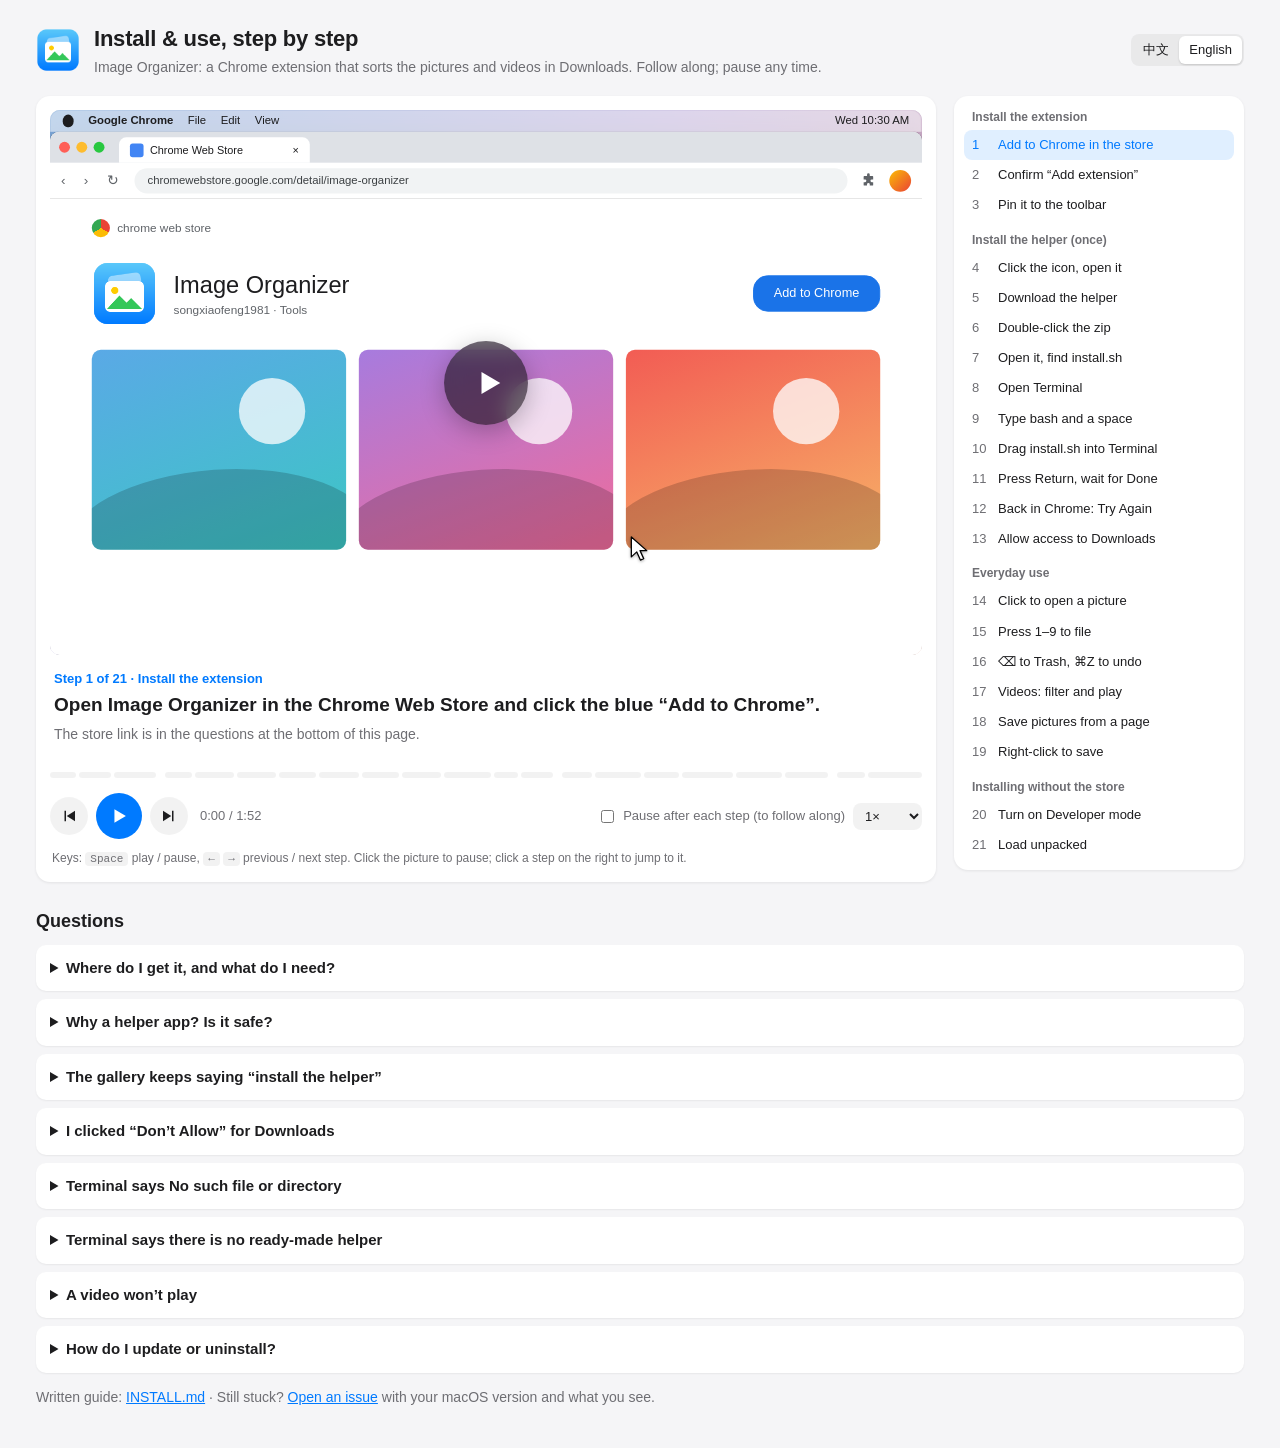
<file: docs/guide/index.html>
<!doctype html>
<html lang="zh-CN">
<head>
<meta charset="utf-8">
<meta name="viewport" content="width=device-width, initial-scale=1">
<title>图片整理 · 安装和使用演示</title>
<meta name="description" content="一步一步的动画演示：安装图片整理 Chrome 插件和 Mac 本机助手，以及日常怎么用。可以暂停、单步、调速。">
<link rel="icon" href="icon.png">
<link rel="stylesheet" href="guide.css">
</head>
<body>
<header class="top">
  <img src="icon.png" alt="" width="44" height="44">
  <div class="top-text">
    <h1 data-t="title"></h1>
    <p data-t="subtitle"></p>
  </div>
  <div class="lang" role="group" aria-label="Language">
    <button type="button" data-lang="zh">中文</button>
    <button type="button" data-lang="en">English</button>
  </div>
</header>

<main class="layout">
  <section class="player" aria-label="demo">
    <div class="stage-box" id="stageBox">
      <div class="stage" id="stage"></div>
      <button type="button" class="big-play" id="bigPlay" aria-label="Play"><svg viewBox="0 0 24 24"><path d="M7 4.6v14.8L19.5 12Z"/></svg></button>
    </div>
    <div class="caption">
      <div class="cap-num" id="capNum"></div>
      <div class="cap-text" id="capText"></div>
      <div class="cap-tip" id="capTip"></div>
    </div>
    <div class="bar" id="bar" role="slider" aria-label="progress" tabindex="0"></div>
    <div class="controls">
      <button type="button" class="ctl" id="prev" data-tt="prev"><svg viewBox="0 0 24 24"><path d="M6 5h2v14H6zM20 5v14L9 12z"/></svg></button>
      <button type="button" class="ctl main" id="play" data-tt="play"><svg viewBox="0 0 24 24" class="i-play"><path d="M7 4.6v14.8L19.5 12Z"/></svg><svg viewBox="0 0 24 24" class="i-pause"><path d="M6 5h4v14H6zM14 5h4v14h-4z"/></svg></button>
      <button type="button" class="ctl" id="next" data-tt="next"><svg viewBox="0 0 24 24"><path d="M16 5h2v14h-2zM4 5v14l11-7z"/></svg></button>
      <span class="time" id="time"></span>
      <span class="grow"></span>
      <label class="chk"><input type="checkbox" id="pauseEach"><span data-t="pauseEach"></span></label>
      <select id="speed" class="speed" aria-label="speed">
        <option value="0.75">0.75×</option>
        <option value="1" selected>1×</option>
        <option value="1.25">1.25×</option>
      </select>
    </div>
    <p class="keys" data-t="keys"></p>
  </section>
  <aside class="toc" id="toc" aria-label="steps"></aside>
</main>

<section class="faq">
  <h2 data-t="faqTitle"></h2>
  <div id="faq"></div>
  <p class="more" data-t="more"></p>
</section>

<script src="steps.js"></script>
<script src="steps2.js"></script>
<script src="player.js"></script>
</body>
</html>
</file>
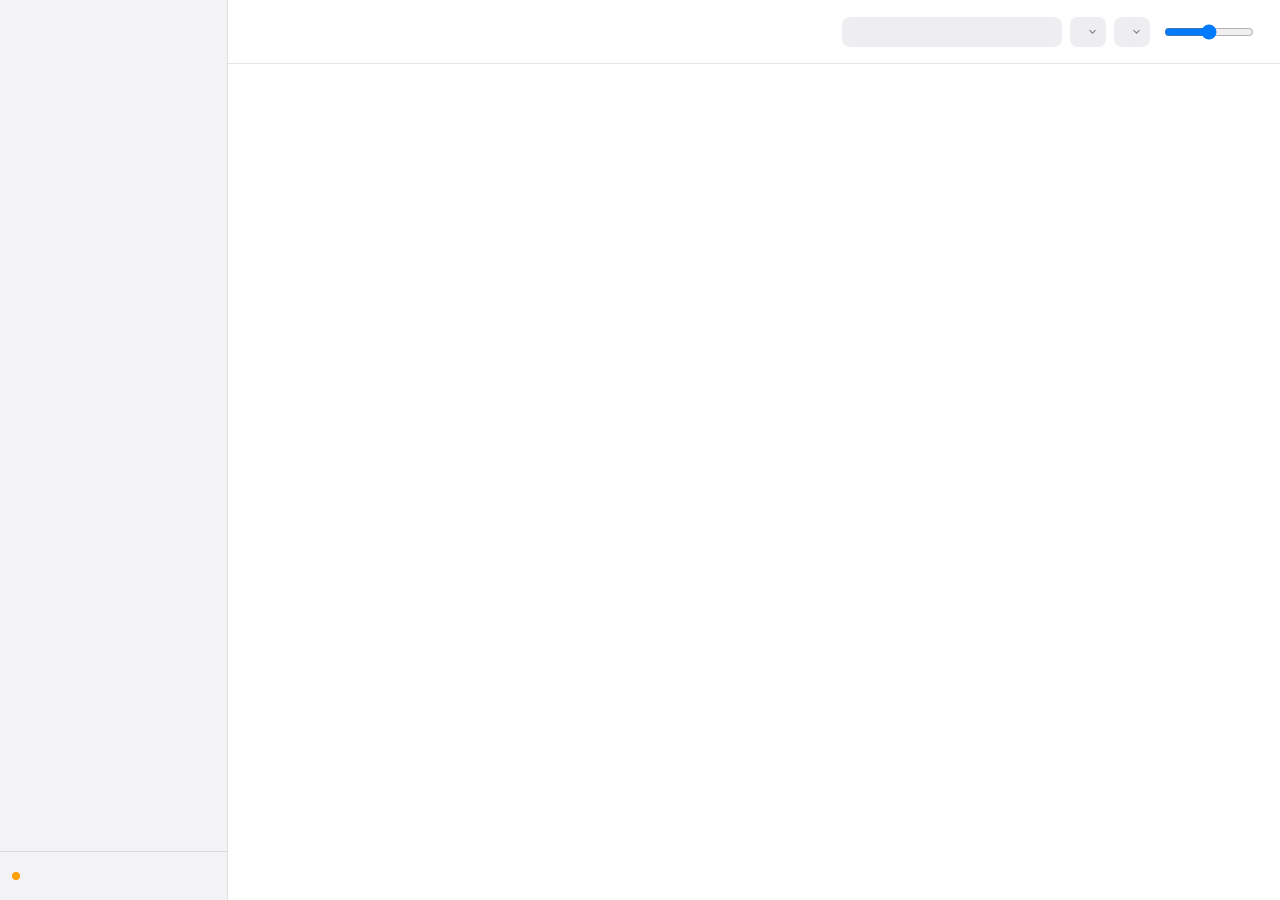
<file: extension/gallery.html>
<!doctype html>
<html lang="en">
<head>
  <meta charset="utf-8">
  <meta name="viewport" content="width=device-width, initial-scale=1">
  <meta name="color-scheme" content="light dark">
  <title>Image Organizer</title>
  <link rel="icon" href="icons/icon32.png">
  <link rel="stylesheet" href="gallery.css">
  <script type="module" src="js/main.js"></script>
</head>
<body>
  <div class="app">
    <aside class="sidebar" aria-label="Sidebar">
      <div class="side-top"></div>
      <nav id="sideNav" class="side-nav"></nav>
      <div class="side-footer">
        <span id="helperDot" class="helper-dot busy"></span>
        <span id="helperLabel" class="helper-label"></span>
        <span id="appVersion" class="app-version"></span>
        <button type="button" id="rescan" class="icon-button" data-i18n-title="rescan" data-i18n-label="rescan"><i data-icon="refresh"></i></button>
        <button type="button" id="shortcuts" class="icon-button" data-i18n-title="shortcuts" data-i18n-label="shortcuts"><i data-icon="keyboard"></i></button>
      </div>
    </aside>

    <main class="main">
      <header class="toolbar">
        <div class="toolbar-view">
          <button type="button" id="back" class="back-button" hidden data-i18n-label="back"><i data-icon="chevronLeft"></i></button>
          <div class="titles">
            <h1 id="viewTitle"></h1>
            <div id="viewSub" class="view-sub"></div>
          </div>
          <button type="button" id="toolAll" class="button small plain title-action" data-i18n="selection.all"></button>
          <div id="viewActions" class="view-actions"></div>
        </div>
        <div class="toolbar-tools">
          <label class="search"><i data-icon="search"></i><input id="search" type="search" autocomplete="off" spellcheck="false" data-i18n-placeholder="search"></label>
          <select id="kind" class="select" data-i18n-title="kind.title" data-i18n-label="kind.title">
            <option value="all" data-i18n="kind.all"></option>
            <option value="pictures" data-i18n="kind.pictures"></option>
            <option value="videos" data-i18n="kind.videos"></option>
          </select>
          <select id="sort" class="select">
            <option value="newest" data-i18n="sort.newest"></option>
            <option value="oldest" data-i18n="sort.oldest"></option>
            <option value="name" data-i18n="sort.name"></option>
            <option value="largest" data-i18n="sort.largest"></option>
          </select>
          <label class="zoom" data-i18n-title="thumbSize"><i data-icon="minus"></i><input id="size" type="range" min="100" max="360" step="10" data-i18n-label="thumbSize"><i data-icon="plus"></i></label>
        </div>
        <div class="selection-bar">
          <button type="button" id="selClear" class="button small" data-i18n="selection.clear"></button>
          <span id="selCount" class="sel-count"></span>
          <button type="button" id="selAll" class="button small plain" data-i18n="selection.all"></button>
          <span class="spacer"></span>
          <button type="button" id="selCategory" class="button small"><i data-icon="tag"></i><span data-i18n="selection.category"></span></button>
          <button type="button" id="selGroup" class="button small"><i data-icon="stack"></i><span data-i18n="selection.makeGroup"></span></button>
          <button type="button" id="selTrash" class="button small danger-text"><i data-icon="trash"></i><span data-i18n="trash"></span></button>
        </div>
      </header>
      <div id="scroller" class="scroller">
        <div id="status" class="status" hidden></div>
        <div id="empty" class="empty" hidden></div>
      </div>
    </main>
  </div>

  <div id="viewer" class="viewer" hidden role="dialog" aria-modal="true">
    <header class="v-bar">
      <button type="button" class="v-back" data-v="close" data-i18n-label="back"><i data-icon="chevronLeft"></i><span data-i18n="back"></span></button>
      <div class="v-title"><strong id="vName"></strong><span id="vMeta"></span></div>
      <div class="v-actions">
        <button type="button" class="v-cat" data-v="category"><span class="dot"></span><span class="label"></span><i data-icon="chevronDown"></i></button>
        <button type="button" class="icon-button" data-v="info" data-i18n-title="info.title" data-i18n-label="info.title"><i data-icon="info"></i></button>
        <button type="button" class="icon-button danger" data-v="trash" data-i18n-title="trash" data-i18n-label="trash"><i data-icon="trash"></i></button>
      </div>
    </header>
    <div class="v-body">
      <div class="v-main">
        <div id="vStage" class="v-stage"><img id="vImg" alt="" draggable="false"><video id="vVideo" hidden controls playsinline preload="metadata"></video></div>
        <button type="button" class="v-play" data-v="play" hidden data-i18n-title="viewer.play" data-i18n-label="viewer.play"><svg viewBox="0 0 24 24" aria-hidden="true"><path d="M7 4.6v14.8L19.5 12Z" fill="currentColor"/></svg></button>
        <p class="v-note" hidden data-i18n="viewer.cannotPlay"></p>
        <button type="button" class="v-nav prev" data-v="prev" aria-label="Previous"><span><i data-icon="chevronLeft"></i></span></button>
        <button type="button" class="v-nav next" data-v="next" aria-label="Next"><span><i data-icon="chevronRight"></i></span></button>
      </div>
      <aside id="vInfo" class="v-info"></aside>
    </div>
    <div id="vStrip" class="v-strip"></div>
  </div>

  <dialog id="nameDialog" class="sheet">
    <form method="dialog">
      <h3></h3>
      <input type="text" maxlength="80" autocomplete="off" required>
      <div class="sheet-actions">
        <button type="submit" value="cancel" class="button" formnovalidate data-i18n="cancel"></button>
        <button type="submit" value="ok" class="button primary" data-confirm></button>
      </div>
    </form>
  </dialog>

  <dialog id="libraryDialog" class="sheet library-sheet">
    <form method="dialog">
      <h3 data-i18n="library.title"></h3>
      <p class="sheet-text" data-i18n="library.body"></p>
      <div class="sheet-label" data-i18n="library.suggested"></div>
      <div id="librarySuggestions" class="library-suggestions"></div>
      <label class="sheet-label" for="libraryPath" data-i18n="library.path"></label>
      <div class="library-row">
        <input type="text" id="libraryPath" autocomplete="off" spellcheck="false" required>
        <button type="button" id="libraryChoose" class="button" data-i18n="library.choose"></button>
      </div>
      <p id="libraryCurrent" class="sheet-hint"></p>
      <p id="libraryError" class="sheet-error" hidden></p>
      <div class="sheet-actions">
        <button type="submit" value="cancel" class="button" formnovalidate data-i18n="cancel"></button>
        <button type="submit" value="ok" class="button primary" data-i18n="save"></button>
      </div>
    </form>
  </dialog>

  <dialog id="keysDialog" class="sheet keys-sheet">
    <form method="dialog">
      <h3 data-i18n="shortcuts"></h3>
      <div class="keys-columns">
        <section><h4 data-i18n="keys.gridTitle"></h4><div class="keys-list" data-keys="keys.grid"></div></section>
        <section><h4 data-i18n="keys.viewerTitle"></h4><div class="keys-list" data-keys="keys.viewer"></div></section>
      </div>
      <div class="sheet-actions"><button type="submit" class="button primary">OK</button></div>
    </form>
  </dialog>

  <div id="toast" class="toast" role="status" aria-live="polite"></div>
  <div id="dragGhost" class="drag-ghost"></div>
</body>
</html>
</file>
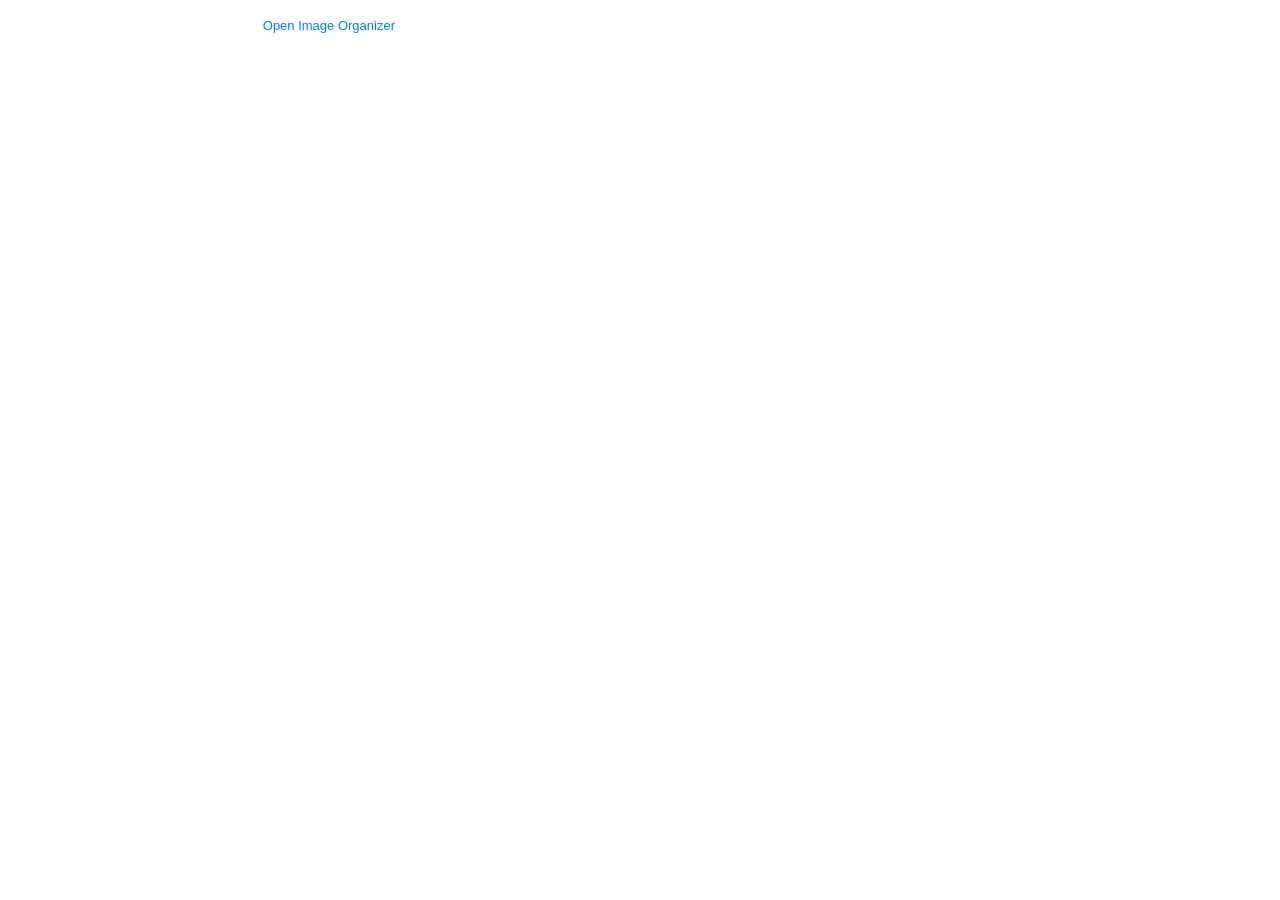
<file: extension/popup.html>
<!doctype html>
<html lang="en">
<head>
  <meta charset="utf-8">
  <meta name="color-scheme" content="light dark">
  <title>Image Organizer</title>
  <link rel="stylesheet" href="gallery.css">
  <link rel="stylesheet" href="popup.css">
  <script type="module" src="js/popup.js"></script>
</head>
<body class="popup">
  <header class="p-head">
    <div class="p-titles">
      <strong id="pTitle"></strong>
      <span id="pSub" class="view-sub"></span>
    </div>
    <button type="button" id="pOpen" class="button small plain" data-i18n="popup.openGallery"></button>
  </header>
  <section id="pVideos" class="p-videos" hidden></section>
  <div id="pTools" class="p-tools" hidden>
    <button type="button" id="pAll" class="button small plain" data-i18n="selection.all"></button>
    <label class="p-small"><input type="checkbox" id="pShowSmall"><span data-i18n="popup.showSmall"></span></label>
  </div>
  <main id="pGrid" class="p-grid"></main>
  <p id="pNote" class="p-note" hidden></p>
  <footer id="pFoot" class="p-foot" hidden>
    <select id="pCategory" class="select"></select>
    <button type="button" id="pDownloads" class="button" data-i18n="popup.saveDownloads" disabled></button>
    <button type="button" id="pSave" class="button primary" disabled></button>
  </footer>
</body>
</html>
</file>
<file: docs/guide/guide.css>
/* The guide page around the player, then the pretend Mac screen inside it (always light, like a screenshot).
   演示页面本身，以及里面模拟的 Mac 屏幕（始终是浅色，像截图一样）。 */
:root {
  --bg: #f5f5f7; --card: #fff; --text: #1d1d1f; --text-2: #6e6e73; --line: rgba(0,0,0,.1);
  --accent: #007aff; --accent-soft: rgba(0,122,255,.12); --fill: rgba(0,0,0,.05);
}
@media (prefers-color-scheme: dark) {
  :root:not([data-theme="light"]) {
    --bg: #161617; --card: #1f1f21; --text: #f5f5f7; --text-2: #a1a1a6; --line: rgba(255,255,255,.12);
    --accent: #0a84ff; --accent-soft: rgba(10,132,255,.2); --fill: rgba(255,255,255,.08);
  }
}
* { box-sizing: border-box; }
body { margin: 0; background: var(--bg); color: var(--text);
  font: 15px/1.5 -apple-system, BlinkMacSystemFont, "PingFang SC", "Helvetica Neue", sans-serif; }
button, select, input { font: inherit; color: inherit; }

.top { max-width: 1240px; margin: 0 auto; padding: 22px 16px 10px; display: flex; align-items: center; gap: 14px; }
.top img { border-radius: 10px; flex: none; }
.top-text { flex: 1; min-width: 0; }
.top h1 { margin: 0; font-size: 22px; letter-spacing: -.01em; }
.top p { margin: 2px 0 0; color: var(--text-2); font-size: 14px; }
.lang { display: flex; background: var(--fill); border-radius: 8px; padding: 2px; flex: none; }
.lang button { border: 0; background: none; padding: 4px 10px; border-radius: 6px; cursor: pointer; font-size: 13px; }
.lang button.on { background: var(--card); box-shadow: 0 1px 2px rgba(0,0,0,.15); }

.layout { max-width: 1240px; margin: 0 auto; padding: 8px 16px; display: grid; grid-template-columns: minmax(0, 1fr) 290px; gap: 18px; align-items: start; }
@media (max-width: 920px) { .layout { grid-template-columns: 1fr; } }

.player { background: var(--card); border-radius: 14px; padding: 14px; box-shadow: 0 1px 3px rgba(0,0,0,.08); min-width: 0; }
.stage-box { position: relative; width: 100%; aspect-ratio: 16 / 10; overflow: hidden; border-radius: 10px; background: #dfe3ea; cursor: pointer; }
.stage { position: absolute; left: 0; top: 0; width: 960px; height: 600px; transform-origin: 0 0; overflow: hidden; }
.big-play { position: absolute; left: 50%; top: 50%; width: 84px; height: 84px; margin: -42px 0 0 -42px; border: 0; border-radius: 50%;
  background: rgba(0,0,0,.55); color: #fff; display: grid; place-items: center; cursor: pointer;
  -webkit-backdrop-filter: blur(10px); backdrop-filter: blur(10px); box-shadow: 0 6px 24px rgba(0,0,0,.25); }
.big-play svg { width: 36px; height: 36px; margin-left: 6px; fill: currentColor; }
.big-play[hidden] { display: none; }

.caption { padding: 14px 4px 10px; min-height: 112px; }
.cap-num { color: var(--accent); font-size: 13px; font-weight: 600; }
.cap-text { font-size: 19px; font-weight: 600; line-height: 1.45; margin-top: 2px; }
.cap-tip { color: var(--text-2); font-size: 14px; margin-top: 6px; }
.cap-tip:empty { display: none; }

.bar { display: flex; gap: 3px; height: 16px; align-items: center; cursor: pointer; touch-action: none; }
.seg { position: relative; height: 6px; border-radius: 3px; background: var(--fill); flex: 1 1 0; overflow: hidden; }
.seg i { position: absolute; inset: 0 auto 0 0; background: var(--accent); border-radius: 3px; }
.seg.ch { margin-left: 6px; }
.bar:hover .seg { height: 8px; }

.controls { display: flex; align-items: center; gap: 8px; padding-top: 10px; flex-wrap: wrap; }
.ctl { width: 38px; height: 38px; border: 0; border-radius: 50%; background: var(--fill); display: grid; place-items: center; cursor: pointer; }
.ctl svg { width: 18px; height: 18px; fill: currentColor; }
.ctl.main { width: 46px; height: 46px; background: var(--accent); color: #fff; }
.ctl.main svg { width: 22px; height: 22px; }
.ctl .i-pause, .playing .ctl .i-play { display: none; }
.playing .ctl .i-pause { display: block; }
.time { font-variant-numeric: tabular-nums; color: var(--text-2); font-size: 13px; margin-left: 4px; }
.grow { flex: 1; }
.chk { display: flex; align-items: center; gap: 6px; font-size: 13px; color: var(--text-2); cursor: pointer; }
.chk input { accent-color: var(--accent); }
.speed { border: 0; background: var(--fill); border-radius: 8px; padding: 5px 8px; font-size: 13px; }
.keys { margin: 10px 2px 0; font-size: 12px; color: var(--text-2); }

.toc { background: var(--card); border-radius: 14px; padding: 10px; box-shadow: 0 1px 3px rgba(0,0,0,.08); }
.toc h3 { font-size: 12px; color: var(--text-2); margin: 10px 8px 4px; font-weight: 600; }
.toc h3:first-child { margin-top: 2px; }
.toc button { display: flex; gap: 8px; width: 100%; text-align: left; border: 0; background: none; padding: 6px 8px; border-radius: 8px; cursor: pointer; font-size: 13px; line-height: 1.4; }
.toc button b { color: var(--text-2); font-weight: 500; min-width: 18px; font-variant-numeric: tabular-nums; }
.toc button:hover { background: var(--fill); }
.toc button.on { background: var(--accent-soft); color: var(--accent); }
.toc button.on b { color: var(--accent); }
.toc button.done b { color: var(--accent); }

.faq { max-width: 1240px; margin: 10px auto 40px; padding: 0 16px; }
.faq h2 { font-size: 18px; margin: 18px 0 10px; }
.faq details { background: var(--card); border-radius: 10px; padding: 12px 14px; margin-bottom: 8px; box-shadow: 0 1px 2px rgba(0,0,0,.06); }
.faq summary { cursor: pointer; font-weight: 600; }
.faq details p { margin: 8px 0 0; color: var(--text-2); }
.faq code, .keys code { background: var(--fill); border-radius: 4px; padding: 1px 5px; font-size: .92em; }
.faq .more { color: var(--text-2); font-size: 14px; }
.faq a, .cap-tip a { color: var(--accent); }

/* ======================= the pretend Mac screen / 模拟的 Mac 屏幕 ======================= */
.stage { color: #1d1d1f; font: 13px/1.4 -apple-system, BlinkMacSystemFont, "PingFang SC", "Helvetica Neue", sans-serif;
  background: linear-gradient(135deg, #7aa7d9 0%, #b8a6d9 45%, #f0b7a4 100%); }
.hid { display: none !important; }
.menubar { position: absolute; left: 0; right: 0; top: 0; height: 24px; display: flex; align-items: center; gap: 16px; padding: 0 14px;
  background: rgba(255,255,255,.55); -webkit-backdrop-filter: blur(20px); backdrop-filter: blur(20px); font-size: 12.5px; z-index: 1; }
.menubar .apple { width: 12px; height: 14px; background: #1d1d1f; border-radius: 50% 50% 45% 45%; }
.menubar .r { margin-left: auto; }
.win { position: absolute; background: #fff; border-radius: 10px; overflow: hidden; box-shadow: 0 0 0 .5px rgba(0,0,0,.25), 0 18px 50px rgba(0,0,0,.28); }
.lights { display: flex; gap: 7px; }
.lights i { width: 12px; height: 12px; border-radius: 50%; background: #ff5f57; }
.lights i:nth-child(2) { background: #febc2e; } .lights i:nth-child(3) { background: #28c840; }
.dim::after { content: ""; position: absolute; inset: 0; background: rgba(0,0,0,.18); }

/* Chrome window */
.tabs { height: 34px; background: #dee1e6; display: flex; align-items: flex-end; padding: 0 10px; gap: 6px; }
.tabs .lights { align-self: center; margin-right: 10px; }
.tab { height: 28px; background: #fff; border-radius: 8px 8px 0 0; display: flex; align-items: center; gap: 7px; padding: 0 12px; width: 210px; font-size: 12px; }
.tab img, .tab .fav { width: 15px; height: 15px; border-radius: 3px; flex: none; }
.tab .fav { background: #4285f4; }
.tab span { flex: 1; white-space: nowrap; overflow: hidden; text-overflow: ellipsis; }
.tbar { height: 40px; display: flex; align-items: center; gap: 10px; padding: 0 12px; border-bottom: 1px solid #e3e3e3; }
.tbar .nav { color: #5f6368; letter-spacing: 8px; font-size: 15px; }
.omni { flex: 1; height: 28px; background: #f1f3f4; border-radius: 14px; display: flex; align-items: center; padding: 0 14px; color: #3c4043; font-size: 12.5px; white-space: nowrap; overflow: hidden; }
.tb-ico { width: 26px; height: 26px; border-radius: 6px; display: grid; place-items: center; position: relative; flex: none; }
.tb-ico img { width: 18px; height: 18px; border-radius: 4px; }
.tb-ico svg { width: 18px; height: 18px; fill: #5f6368; }
.tb-ico.ok::after { content: "✓"; position: absolute; right: -3px; bottom: -3px; width: 13px; height: 13px; border-radius: 50%; background: #34c759; color: #fff; font-size: 9px; display: grid; place-items: center; font-weight: 700; }
.avatar { width: 24px; height: 24px; border-radius: 50%; background: linear-gradient(135deg, #fbbc04, #ea4335); flex: none; }
.cbody { position: absolute; left: 0; right: 0; top: 74px; bottom: 0; overflow: hidden; background: #fff; }
.cdlg, .cpanel { position: absolute; background: #fff; border-radius: 10px; box-shadow: 0 0 0 .5px rgba(0,0,0,.2), 0 10px 30px rgba(0,0,0,.25); z-index: 5; }
.cdlg { padding: 18px 20px; width: 400px; }
.cdlg h4 { margin: 0 0 10px; font-size: 15px; }
.cdlg ul { margin: 6px 0 16px; padding-left: 20px; color: #3c4043; }
.btns { display: flex; justify-content: flex-end; gap: 8px; }
.btn { border: 1px solid #dadce0; background: #fff; border-radius: 16px; padding: 5px 14px; font-size: 13px; color: #1a73e8; white-space: nowrap; }
.btn.pri { background: #1a73e8; border-color: #1a73e8; color: #fff; }
.btn.pressed { filter: brightness(.85); }
.cbubble { right: 14px; top: 72px; width: 300px; padding: 14px 16px; display: flex; gap: 12px; align-items: center; }
.cbubble img { width: 32px; height: 32px; border-radius: 6px; }
.cbubble small { display: block; color: #5f6368; }

/* Chrome Web Store page */
.store { padding: 22px 46px; }
.st-logo { font-size: 13px; color: #5f6368; display: flex; gap: 8px; align-items: center; }
.st-logo i { width: 20px; height: 20px; border-radius: 50%; background: conic-gradient(#ea4335 0 33%, #fbbc04 0 66%, #34a853 0); }
.st-head { display: flex; align-items: center; gap: 18px; margin: 26px 0; }
.st-head img { width: 72px; height: 72px; border-radius: 16px; }
.st-head h2 { margin: 0; font-size: 26px; font-weight: 500; }
.st-head p { margin: 2px 0 0; color: #5f6368; }
.st-head .btn { margin-left: auto; padding: 9px 22px; font-size: 14px; }
.st-shots { display: flex; gap: 14px; }
.st-shots div { flex: 1; height: 220px; border-radius: 10px; position: relative; overflow: hidden; }

/* a web page with pictures */
.web { padding: 22px 60px; }
.web h2 { margin: 0 0 6px; font-size: 24px; }
.web p { margin: 0 0 14px; color: #555; }
.web .pics { display: flex; gap: 12px; }
.web .pics div { flex: 1; height: 200px; border-radius: 8px; }
.web .lines i { display: block; height: 9px; background: #eee; border-radius: 4px; margin: 10px 0; }

/* photos made of gradients / 用渐变画的“照片” */
.ph { position: relative; overflow: hidden; }
.ph::before { content: ""; position: absolute; width: 26%; aspect-ratio: 1; border-radius: 50%; right: 16%; top: 14%; background: rgba(255,255,255,.75); }
.ph::after { content: ""; position: absolute; left: -10%; right: -10%; bottom: -30%; height: 70%; background: rgba(0,0,0,.18); border-radius: 50% 50% 0 0; transform: rotate(-4deg); }
.p0 { background: linear-gradient(160deg, #ff9a56, #ffcf6b); } .p1 { background: linear-gradient(160deg, #5aa9e6, #3cc6c4); }
.p2 { background: linear-gradient(160deg, #a77bde, #f06c9b); } .p3 { background: linear-gradient(160deg, #38b26f, #9bd36a); }
.p4 { background: linear-gradient(160deg, #3b6fd8, #8ab4f8); } .p5 { background: linear-gradient(160deg, #f25c54, #f7b267); }
.p6 { background: linear-gradient(160deg, #2b2d42, #8d99ae); } .p7 { background: linear-gradient(160deg, #e9c46a, #f4a261); }

/* the gallery / 图库 */
.gal { position: absolute; inset: 0; display: flex; }
.gside { width: 190px; background: #f2f2f4; border-right: 1px solid #e3e3e6; padding: 12px 8px; font-size: 12.5px; position: relative; }
.gs-h { color: #8a8a8e; font-size: 11px; font-weight: 600; margin: 10px 8px 3px; }
.gs-h:first-child { margin-top: 0; }
.gs-i { display: flex; align-items: center; gap: 7px; padding: 4px 8px; border-radius: 6px; }
.gs-i.act { background: rgba(0,0,0,.07); }
.gs-i span { margin-left: auto; color: #8a8a8e; font-size: 11.5px; }
.gs-i .dot { width: 9px; height: 9px; border-radius: 50%; }
.gs-i kbd { font: 10px/1 inherit; border: 1px solid #c7c7cc; border-radius: 4px; padding: 2px 4px; color: #8a8a8e; }
.gs-foot { position: absolute; left: 14px; bottom: 10px; color: #6e6e73; font-size: 11.5px; display: flex; align-items: center; gap: 6px; }
.gs-foot i { width: 7px; height: 7px; border-radius: 50%; background: #34c759; }
.gs-foot i.bad { background: #ff3b30; }
.gmain { flex: 1; position: relative; overflow: hidden; }
.gh { display: flex; align-items: center; padding: 12px 18px; border-bottom: 1px solid #ececec; gap: 10px; }
.gh b { font-size: 19px; display: block; }
.gh small { color: #8a8a8e; }
.gtools { margin-left: auto; display: flex; gap: 6px; align-items: center; }
.gsel, .gsearch { background: rgba(0,0,0,.05); border-radius: 7px; padding: 4px 10px; font-size: 12px; position: relative; }
.gsearch { width: 130px; color: #8a8a8e; }
.gsel.blue { background: rgba(0,122,255,.12); color: #007aff; }
.ggrid { display: flex; flex-wrap: wrap; gap: 4px; padding: 12px 18px; }
.ggrid h5 { width: 100%; margin: 2px 0 4px; font-size: 15px; }
.tile { height: 118px; border-radius: 3px; position: relative; }
.badge { position: absolute; right: 6px; top: 6px; background: rgba(0,0,0,.5); color: #fff; font-size: 10px; font-weight: 600; border-radius: 5px; padding: 1px 6px; z-index: 1; }
.status { position: absolute; inset: 0; display: grid; place-items: center; }
.scard { width: 440px; text-align: center; }
.scard .sic { width: 54px; height: 54px; margin: 0 auto 8px; border-radius: 14px; background: rgba(0,122,255,.12); display: grid; place-items: center; font-size: 26px; }
.scard h2 { font-size: 19px; margin: 0 0 6px; }
.scard p { color: #6e6e73; margin: 0 0 10px; }
.scard ol { text-align: left; color: #3a3a3c; padding-left: 22px; margin: 0 0 16px; }
.scard li { margin: 4px 0; }
.gbtn { display: inline-block; border: 0; border-radius: 7px; padding: 5px 13px; background: rgba(0,0,0,.06); font-size: 12.5px; margin: 0 3px; }
.gbtn.pri { background: #007aff; color: #fff; }
.toast { position: absolute; left: 50%; bottom: 22px; transform: translateX(-50%); background: rgba(30,30,32,.92); color: #fff; border-radius: 10px; padding: 8px 14px; font-size: 12.5px; white-space: nowrap; z-index: 6; }
.toast b { color: #64d2ff; margin-left: 12px; font-weight: 500; }
.gmenu { position: absolute; background: rgba(250,250,250,.97); border-radius: 8px; padding: 5px; min-width: 120px; box-shadow: 0 0 0 .5px rgba(0,0,0,.2), 0 8px 24px rgba(0,0,0,.2); z-index: 6; font-size: 12.5px; }
.gmenu div { padding: 3px 10px; border-radius: 5px; display: flex; gap: 8px; }
.gmenu div.hl, .gmenu div.on { background: #007aff; color: #fff; }
.gmenu hr { border: 0; border-top: 1px solid #ddd; margin: 4px 6px; }

/* viewer / 大图 */
.viewer { position: absolute; inset: 0; background: #fff; z-index: 4; }
.vbar { height: 42px; display: flex; align-items: center; padding: 0 14px; gap: 10px; border-bottom: 1px solid #eee; }
.vbar .back { color: #007aff; }
.vbar .vt { flex: 1; text-align: center; font-size: 12px; }
.vbar .vt small { display: block; color: #8a8a8e; font-size: 10.5px; }
.vbar .pill { background: rgba(0,0,0,.06); border-radius: 7px; padding: 3px 10px; font-size: 12px; display: flex; gap: 6px; align-items: center; }
.vbar .pill i { width: 8px; height: 8px; border-radius: 50%; background: #c7c7cc; }
.vstage { position: absolute; left: 0; right: 0; top: 42px; bottom: 64px; display: grid; place-items: center; }
.vimg { width: 560px; height: 360px; border-radius: 2px; transition: opacity .3s; }
.vimg.gone { opacity: 0; transform: scale(.92); }
.vstrip { position: absolute; left: 0; right: 0; bottom: 0; height: 64px; display: flex; justify-content: center; align-items: center; gap: 4px; border-top: 1px solid #eee; }
.vstrip i { width: 34px; height: 40px; border-radius: 3px; }
.vstrip i.cur { outline: 2px solid #007aff; outline-offset: 1px; }
.vplayer { position: absolute; left: 140px; right: 140px; top: 70px; bottom: 90px; background: #000; z-index: 5; }
.vplayer .ph { position: absolute; inset: 0; }
.vctl { position: absolute; left: 0; right: 0; bottom: 0; padding: 22px 14px 10px; background: linear-gradient(transparent, rgba(0,0,0,.6)); color: #fff; display: flex; align-items: center; gap: 10px; font-size: 11px; }
.vctl .track { flex: 1; height: 4px; border-radius: 2px; background: rgba(255,255,255,.35); position: relative; }
.vctl .track i { position: absolute; left: 0; top: 0; bottom: 0; background: #fff; border-radius: 2px; }

/* sheet (picture library dialog) / 图片库对话框 */
.sheet { position: absolute; left: 50%; top: 40px; width: 430px; transform: translateX(-50%); background: #fff; border-radius: 12px; padding: 18px 20px; z-index: 7;
  box-shadow: 0 0 0 .5px rgba(0,0,0,.2), 0 20px 50px rgba(0,0,0,.3); font-size: 12.5px; }
.sheet h4 { margin: 0 0 6px; font-size: 15px; }
.sheet p { margin: 0 0 10px; color: #6e6e73; }
.sheet .lbl { font-weight: 600; font-size: 11.5px; margin: 8px 0 4px; }
.sug { border: 1px solid #e3e3e6; border-radius: 7px; padding: 6px 10px; margin-bottom: 5px; }
.sug.sel { border-color: #007aff; background: rgba(0,122,255,.08); }
.sheet .btns { margin-top: 12px; }
.sheet .gbtn { margin: 0; }

/* popup / 工具栏小窗口 */
.pop { right: 60px; top: 70px; width: 330px; padding: 12px; z-index: 6; }
.pop header { display: flex; align-items: center; gap: 8px; margin-bottom: 8px; }
.pop header b { flex: 1; font-size: 13.5px; }
.pop .note { color: #6e6e73; font-size: 12px; margin: 6px 0 0; }
.pgrid { display: grid; grid-template-columns: repeat(3, 1fr); gap: 5px; }
.pgrid div { height: 72px; border-radius: 5px; position: relative; }
.pgrid div::before { z-index: 1; }
.pgrid .chk { position: absolute; left: 5px; top: 5px; width: 17px; height: 17px; border-radius: 50%; border: 1.5px solid #fff; background: rgba(0,0,0,.2); z-index: 2; }
.pgrid .on .chk { background: #007aff; }
.pgrid .on .chk::after { content: "✓"; color: #fff; font-size: 10px; position: absolute; inset: 0; display: grid; place-items: center; }
.pfoot { display: flex; gap: 6px; margin-top: 10px; }
.pfoot .gsel { flex: 1; }

/* context menu / 右键菜单 */
.ctx { position: absolute; background: rgba(246,246,246,.98); border-radius: 7px; padding: 4px; width: 210px; z-index: 6; font-size: 12.5px;
  box-shadow: 0 0 0 .5px rgba(0,0,0,.25), 0 10px 30px rgba(0,0,0,.25); }
.ctx div { padding: 3px 12px; border-radius: 4px; display: flex; }
.ctx div span { margin-left: auto; }
.ctx div.hl { background: #007aff; color: #fff; }
.ctx hr { border: 0; border-top: 1px solid #ddd; margin: 4px 8px; }

/* Finder */
.finder .ftop { height: 46px; display: flex; align-items: center; gap: 14px; padding: 0 14px; background: #f6f6f6; border-bottom: 1px solid #e0e0e0; }
.finder .ftop b { font-size: 13px; }
.fside { position: absolute; left: 0; top: 46px; bottom: 0; width: 150px; background: #efeff1; padding: 10px 8px; font-size: 12.5px; }
.fside .gs-i { padding: 3px 8px; }
.fside .gs-i.act { background: rgba(0,0,0,.09); }
.fmain { position: absolute; left: 150px; right: 0; top: 46px; bottom: 0; padding: 16px; display: flex; flex-wrap: wrap; align-content: flex-start; gap: 6px 4px; }
.fi { width: 96px; text-align: center; font-size: 11.5px; line-height: 1.3; padding: 4px 2px; border-radius: 6px; word-break: break-all; }
.fi .ic { width: 54px; height: 48px; margin: 0 auto 4px; border-radius: 4px; position: relative; }
.fi.sel { background: rgba(0,0,0,.06); }
.fi.sel span { background: #007aff; color: #fff; border-radius: 4px; padding: 0 3px; }
.ic.folder { background: linear-gradient(#7cc4f8, #47a7ef); border-radius: 3px 3px 5px 5px; height: 40px; margin-top: 8px; }
.ic.folder::before { content: ""; position: absolute; left: 0; top: -5px; width: 22px; height: 7px; background: #6ab9f4; border-radius: 3px 3px 0 0; }
.ic.zip { width: 40px; background: #f2f2f2; border: 1px solid #d0d0d0; }
.ic.zip::after { content: "ZIP"; position: absolute; left: 0; right: 0; bottom: 5px; font-size: 9px; font-weight: 700; color: #777; }
.ic.zip::before { content: ""; position: absolute; left: 50%; top: 0; height: 26px; border-left: 3px dotted #999; }
.ic.doc { width: 40px; background: #fff; border: 1px solid #d0d0d0; }
.ic.doc::after { content: attr(data-x); position: absolute; left: 0; right: 0; bottom: 5px; font-size: 8px; font-weight: 700; color: #777; }
.ic.sh { width: 40px; background: #fff; border: 1px solid #d0d0d0; }
.ic.sh::after { content: "$_"; position: absolute; left: 0; right: 0; top: 14px; font: 700 12px Menlo, monospace; color: #333; }
.ghost { position: absolute; z-index: 20; opacity: .85; pointer-events: none; }

/* Terminal */
.term .ttop { height: 28px; display: flex; align-items: center; padding: 0 10px; background: #ececec; border-bottom: 1px solid #d6d6d6; font-size: 12px; color: #4a4a4a; }
.term .ttop span { flex: 1; text-align: center; margin-right: 50px; }
.tbody { padding: 8px 10px; font: 12px/1.55 Menlo, "SF Mono", monospace; white-space: pre-wrap; word-break: break-all; color: #111; }
.tbody .ok { color: #1a8f3c; font-weight: 700; }
.caret { display: inline-block; width: 7px; height: 14px; background: #333; vertical-align: -2px; }

/* Spotlight */
.spot { position: absolute; left: 50%; top: 120px; width: 560px; transform: translateX(-50%); background: rgba(246,246,248,.96); border-radius: 14px; z-index: 8;
  box-shadow: 0 0 0 .5px rgba(0,0,0,.2), 0 20px 60px rgba(0,0,0,.35); overflow: hidden; }
.spot .q { display: flex; align-items: center; gap: 10px; padding: 12px 16px; font-size: 22px; }
.spot .q svg { width: 22px; height: 22px; fill: #8a8a8e; }
.spot .r { display: flex; align-items: center; gap: 10px; padding: 8px 16px; background: #007aff; color: #fff; font-size: 14px; }
.spot .r i { width: 26px; height: 26px; border-radius: 6px; background: #1d1d1f; color: #fff; font: 700 10px/26px Menlo, monospace; text-align: center; font-style: normal; }

/* macOS alert */
.alert { position: absolute; left: 50%; top: 110px; width: 280px; transform: translateX(-50%); background: rgba(246,246,248,.98); border-radius: 14px; padding: 18px 16px 14px; text-align: center; z-index: 9;
  box-shadow: 0 0 0 .5px rgba(0,0,0,.2), 0 20px 60px rgba(0,0,0,.35); font-size: 12px; }
.alert .aic { width: 54px; height: 54px; margin: 0 auto 10px; position: relative; }
.alert b { display: block; font-size: 13px; margin-bottom: 6px; }
.alert p { margin: 0 0 12px; color: #555; font-size: 11px; }
.alert .ab { display: flex; gap: 8px; }
.alert .ab span { flex: 1; background: rgba(0,0,0,.08); border-radius: 7px; padding: 5px; }
.alert .ab span.pri { background: #007aff; color: #fff; }

/* chrome://extensions */
.ext { position: absolute; inset: 0; background: #f8f9fa; }
.ext .eh { height: 56px; background: #fff; display: flex; align-items: center; padding: 0 20px; gap: 12px; border-bottom: 1px solid #e0e0e0; font-size: 18px; }
.ext .eh .dev { margin-left: auto; font-size: 13px; display: flex; align-items: center; gap: 8px; }
.tgl { width: 32px; height: 16px; border-radius: 8px; background: #bdc1c6; position: relative; }
.tgl::after { content: ""; position: absolute; left: 1px; top: 1px; width: 14px; height: 14px; border-radius: 50%; background: #fff; transition: left .2s; }
.tgl.on { background: #1a73e8; }
.tgl.on::after { left: 17px; }
.ext .erow { display: flex; gap: 10px; padding: 12px 20px; background: #fff; border-bottom: 1px solid #e0e0e0; }
.ecard { margin: 18px 20px; width: 380px; background: #fff; border-radius: 8px; padding: 14px; box-shadow: 0 1px 3px rgba(0,0,0,.15); display: flex; gap: 12px; }
.ecard img { width: 40px; height: 40px; }
.ecard small { color: #5f6368; display: block; }
.fdlg { position: absolute; left: 50%; top: 20px; width: 620px; height: 380px; transform: translateX(-50%); background: #fff; border-radius: 10px; z-index: 8;
  box-shadow: 0 0 0 .5px rgba(0,0,0,.25), 0 20px 50px rgba(0,0,0,.3); }
.fdlg .fside { top: 0; border-radius: 10px 0 0 10px; }
.fdlg .fmain { top: 0; bottom: 50px; }
.fdlg .fb { position: absolute; right: 14px; bottom: 12px; display: flex; gap: 8px; }
.goto { position: absolute; left: 50%; top: 70px; width: 420px; transform: translateX(-50%); background: #f6f6f6; border-radius: 10px; padding: 12px; z-index: 9; box-shadow: 0 10px 30px rgba(0,0,0,.25); }
.goto .in { background: #fff; border: 2px solid #8ab8f8; border-radius: 6px; padding: 5px 8px; font-size: 12.5px; min-height: 30px; }

/* overlays drawn by the player / 播放器画的叠加层 */
.cursor { position: absolute; left: 0; top: 0; width: 22px; height: 30px; z-index: 50; pointer-events: none; filter: drop-shadow(0 1px 2px rgba(0,0,0,.35)); }
.ripple { position: absolute; width: 44px; height: 44px; margin: -22px 0 0 -22px; border-radius: 50%; border: 3px solid #ff9f0a; z-index: 49; pointer-events: none; }
.keycap { position: absolute; left: 50%; bottom: 26px; transform: translateX(-50%); background: rgba(20,20,22,.88); color: #fff; border-radius: 12px; padding: 10px 22px;
  font-size: 26px; font-weight: 600; z-index: 60; box-shadow: 0 8px 24px rgba(0,0,0,.3); letter-spacing: .04em; }
.ring { outline: 3px solid #ff9f0a; outline-offset: 3px; border-radius: 6px; animation: ring 1s ease-in-out infinite alternate; }
@keyframes ring { to { outline-color: rgba(255,159,10,.35); } }
.callout { position: absolute; background: #ff9f0a; color: #fff; font-weight: 600; border-radius: 8px; padding: 6px 10px; font-size: 13px; z-index: 30; }
</file>
<file: extension/gallery.css>
/* Colors follow Apple Photos on macOS: white content, light gray sidebar, system blue.
   They switch with the system's light/dark appearance.
   配色参照 macOS“照片”：白色内容区、浅灰侧边栏、系统蓝；跟随系统的浅色/深色外观。 */
:root {
  --bg: #ffffff;
  --sidebar: #f3f3f5;
  --sidebar-line: rgba(0, 0, 0, 0.08);
  --text: #1d1d1f;
  --text-2: #6e6e73;
  --text-3: #86868b;
  --line: rgba(0, 0, 0, 0.1);
  --fill: rgba(118, 118, 128, 0.12);
  --fill-hover: rgba(118, 118, 128, 0.2);
  --side-active: rgba(0, 0, 0, 0.08);
  --accent: #007aff;
  --accent-hover: #0068d9;
  --accent-soft: rgba(0, 122, 255, 0.12);
  --danger: #ff3b30;
  --tile: #f2f2f7;
  --bar: rgba(255, 255, 255, 0.82);
  --menu: rgba(246, 246, 248, 0.94);
  --shadow: 0 10px 40px rgba(0, 0, 0, 0.16), 0 0 0 0.5px rgba(0, 0, 0, 0.12);
  --toast: rgba(40, 40, 42, 0.94);
  --viewer: #ffffff;
  --viewer-bar: rgba(255, 255, 255, 0.86);
  --font: -apple-system, BlinkMacSystemFont, "SF Pro Text", "PingFang SC", "Hiragino Sans GB", "Helvetica Neue", sans-serif;
  color-scheme: light;
}

@media (prefers-color-scheme: dark) {
  :root {
    --bg: #1e1e1e;
    --sidebar: #282828;
    --sidebar-line: rgba(0, 0, 0, 0.5);
    --text: #f5f5f7;
    --text-2: #a1a1a6;
    --text-3: #8e8e93;
    --line: rgba(255, 255, 255, 0.12);
    --fill: rgba(118, 118, 128, 0.24);
    --fill-hover: rgba(118, 118, 128, 0.34);
    --side-active: rgba(255, 255, 255, 0.1);
    --accent: #0a84ff;
    --accent-hover: #409cff;
    --accent-soft: rgba(10, 132, 255, 0.2);
    --danger: #ff453a;
    --tile: #2c2c2e;
    --bar: rgba(30, 30, 30, 0.82);
    --menu: rgba(44, 44, 46, 0.94);
    --shadow: 0 10px 40px rgba(0, 0, 0, 0.5), 0 0 0 0.5px rgba(255, 255, 255, 0.14);
    --toast: rgba(70, 70, 72, 0.96);
    --viewer: #1e1e1e;
    --viewer-bar: rgba(30, 30, 30, 0.86);
    color-scheme: dark;
  }
}

*, *::before, *::after { box-sizing: border-box; }
[hidden] { display: none !important; }
html, body { height: 100%; }
body {
  margin: 0;
  overflow: hidden;
  background: var(--bg);
  color: var(--text);
  font: 13px/1.4 var(--font);
  -webkit-font-smoothing: antialiased;
}
button, input, select { font: inherit; color: inherit; }
button { cursor: pointer; }
:focus-visible { outline: 3px solid color-mix(in srgb, var(--accent) 55%, transparent); outline-offset: 1px; }
.icon { width: 18px; height: 18px; flex: none; }
kbd {
  display: inline-block;
  min-width: 20px;
  padding: 1px 5px;
  border-radius: 5px;
  background: var(--fill);
  color: var(--text-2);
  font: 500 11px/16px var(--font);
  text-align: center;
}

/* ---------- layout ---------- */
.app { display: grid; grid-template-columns: 228px 1fr; height: 100vh; }
.main { display: flex; flex-direction: column; min-width: 0; min-height: 0; }

/* ---------- sidebar ---------- */
.sidebar {
  display: flex;
  flex-direction: column;
  min-height: 0;
  background: var(--sidebar);
  border-right: 1px solid var(--sidebar-line);
}
.side-top { height: 14px; flex: none; }
.side-nav { flex: 1; overflow-y: auto; padding: 0 10px 12px; }
.side-section { margin-bottom: 14px; }
.side-heading {
  display: flex;
  align-items: center;
  justify-content: space-between;
  padding: 6px 8px 4px;
  color: var(--text-3);
  font-size: 11px;
  font-weight: 600;
}
.side-fold {
  display: flex;
  align-items: center;
  gap: 4px;
  padding: 0;
  border: 0;
  background: none;
  color: inherit;
  font: inherit;
}
.side-fold .icon { width: 12px; height: 12px; opacity: 0; transition: opacity 0.12s, transform 0.15s; }
.side-heading:hover .side-fold .icon, .side-fold:focus-visible .icon, .folded .side-fold .icon { opacity: 1; }
.folded .side-fold .icon { transform: rotate(-90deg); }
.side-section.folded { margin-bottom: 6px; }
.side-more {
  width: 100%;
  height: 26px;
  padding: 0 8px;
  border: 0;
  border-radius: 7px;
  background: none;
  color: var(--text-3);
  font-size: 12px;
  text-align: left;
}
.side-more:hover { color: var(--accent); }
.side-setup { color: var(--accent); }
.side-note { display: flex; align-items: center; gap: 6px; padding: 4px 8px; color: var(--text-3); font-size: 11.5px; }
.side-note .icon { flex: none; width: 14px; height: 14px; }
.side-note span { overflow: hidden; text-overflow: ellipsis; white-space: nowrap; }
.side-add {
  display: grid;
  place-items: center;
  width: 20px;
  height: 20px;
  padding: 0;
  border: 0;
  border-radius: 5px;
  background: none;
  color: var(--text-3);
}
.side-add:hover { background: var(--fill); color: var(--text); }
.side-add .icon { width: 14px; height: 14px; }
.side-item {
  display: flex;
  align-items: center;
  gap: 8px;
  width: 100%;
  height: 30px;
  padding: 0 8px;
  border: 0;
  border-radius: 7px;
  background: none;
  text-align: left;
}
.side-item.plain { height: 28px; }
.side-item .icon { color: var(--accent); width: 17px; height: 17px; }
.side-item:hover { background: var(--fill); }
.side-item.active { background: var(--side-active); font-weight: 500; }
.side-item.drop { background: var(--accent); color: #fff; }
.side-item.drop .icon, .side-item.drop .side-count { color: #fff; }
.side-label { flex: 1; min-width: 0; overflow: hidden; text-overflow: ellipsis; white-space: nowrap; }
.side-count { color: var(--text-3); font-size: 12px; font-variant-numeric: tabular-nums; }
.side-key { display: none; min-width: 16px; padding: 0 4px; font-size: 10px; line-height: 15px; }
body.selecting .side-key { display: inline-block; }
body.selecting .side-item:has(.side-key) .side-count { display: none; }
.dot { display: inline-block; width: 10px; height: 10px; flex: none; margin: 0 3.5px; border-radius: 50%; }
.dot.none { border: 1.5px solid var(--text-3); }
.side-footer {
  display: flex;
  align-items: center;
  gap: 6px;
  padding: 10px 12px;
  border-top: 1px solid var(--line);
  color: var(--text-2);
  font-size: 12px;
}
.helper-dot { width: 8px; height: 8px; flex: none; border-radius: 50%; background: var(--text-3); }
.helper-dot.ok { background: #34c759; }
.helper-dot.bad { background: var(--danger); }
.helper-dot.busy { background: #ff9f0a; animation: pulse 1.2s infinite; }
@keyframes pulse { 50% { opacity: 0.35; } }
.helper-label { flex: 1; min-width: 0; overflow: hidden; text-overflow: ellipsis; white-space: nowrap; }
.app-version { flex: none; color: var(--text-3); font-size: 11px; }
.icon-button {
  display: grid;
  place-items: center;
  width: 28px;
  height: 28px;
  padding: 0;
  border: 0;
  border-radius: 7px;
  background: none;
  color: var(--text-2);
}
.icon-button:hover { background: var(--fill); color: var(--text); }
.icon-button.danger:hover { color: var(--danger); }

/* ---------- toolbar ---------- */
.toolbar {
  position: relative;
  z-index: 5;
  display: flex;
  align-items: center;
  gap: 16px;
  min-height: 64px;
  padding: 10px 20px;
  background: var(--bar);
  backdrop-filter: saturate(180%) blur(20px);
  border-bottom: 1px solid var(--line);
}
.toolbar-view { display: flex; align-items: center; gap: 10px; flex: 1; min-width: 0; }
.back-button {
  display: grid;
  place-items: center;
  width: 30px;
  height: 30px;
  padding: 0;
  border: 0;
  border-radius: 8px;
  background: var(--fill);
}
.back-button:hover { background: var(--fill-hover); }
.titles { min-width: 0; }
.titles h1 { margin: 0; font-size: 20px; font-weight: 700; letter-spacing: -0.01em; white-space: nowrap; overflow: hidden; text-overflow: ellipsis; }
.view-sub { color: var(--text-2); font-size: 12px; }
.view-actions { display: flex; gap: 6px; margin-left: 8px; }
/* Next to the view title, on the title's line. / 在视图标题旁边，和标题同一行。 */
.title-action { align-self: flex-start; margin: 1px 0 0 -4px; }
.toolbar-tools { display: flex; align-items: center; gap: 8px; flex: none; }
.search {
  display: flex;
  align-items: center;
  gap: 6px;
  width: 220px;
  height: 30px;
  padding: 0 9px;
  border-radius: 8px;
  background: var(--fill);
  color: var(--text-3);
}
.search .icon { width: 15px; height: 15px; }
.search input { flex: 1; min-width: 0; border: 0; outline: 0; background: none; color: var(--text); }
.search:focus-within { box-shadow: 0 0 0 3px color-mix(in srgb, var(--accent) 45%, transparent); }
.select {
  height: 30px;
  padding: 0 26px 0 10px;
  border: 0;
  border-radius: 8px;
  background: var(--fill) url("data:image/svg+xml,%3Csvg xmlns='http://www.w3.org/2000/svg' viewBox='0 0 24 24' fill='none' stroke='%2386868b' stroke-width='2.2' stroke-linecap='round'%3E%3Cpath d='m7 10 5 5 5-5'/%3E%3C/svg%3E") no-repeat right 7px center / 13px;
  appearance: none;
  outline: 0;
}
.select:hover { background-color: var(--fill-hover); }
/* “All / Pictures / Videos” while it hides something. / “全部 / 图片 / 视频”菜单正在过滤时。 */
.select.filtering { background-color: var(--accent-soft); color: var(--accent); }
.select.filtering:hover { background-color: color-mix(in srgb, var(--accent) 22%, transparent); }
.zoom { display: flex; align-items: center; gap: 4px; color: var(--text-3); }
.zoom .icon { width: 13px; height: 13px; }
.zoom input { width: 90px; accent-color: var(--accent); }

.selection-bar { display: none; align-items: center; gap: 8px; flex: 1; }
body.selecting .selection-bar { display: flex; }
body.selecting .toolbar-view, body.selecting .toolbar-tools { display: none; }
.sel-count { font-size: 15px; font-weight: 600; }
.spacer { flex: 1; }

.button {
  display: inline-flex;
  align-items: center;
  justify-content: center;
  gap: 6px;
  height: 30px;
  padding: 0 14px;
  border: 0;
  border-radius: 8px;
  background: var(--fill);
  color: var(--text);
  font-weight: 500;
  text-decoration: none;
  white-space: nowrap;
}
.button:hover { background: var(--fill-hover); }
.button:disabled { opacity: 0.4; cursor: default; }
.button.small { height: 28px; padding: 0 11px; }
.button.small .icon { width: 16px; height: 16px; }
.button.plain { background: none; color: var(--accent); }
.button.plain:hover { background: var(--accent-soft); }
.button.primary { background: var(--accent); color: #fff; }
.button.primary:hover { background: var(--accent-hover); }
.button.danger-text { color: var(--danger); }

/* ---------- grid ---------- */
.scroller { position: relative; flex: 1; min-height: 0; overflow-y: auto; overflow-x: hidden; user-select: none; }
.grid-canvas { position: relative; }
.section-title {
  position: absolute;
  left: 20px;
  right: 20px;
  margin: 0;
  padding-top: 14px;
  font-size: 17px;
  font-weight: 700;
  letter-spacing: -0.01em;
  display: flex;
  align-items: baseline;
  gap: 10px;
  pointer-events: none;
}
.section-select {
  pointer-events: auto;
  padding: 2px 6px;
  border: 0;
  border-radius: 6px;
  background: none;
  color: var(--accent);
  font: inherit;
  font-size: 13px;
  font-weight: 500;
  letter-spacing: 0;
}
.section-select:hover { background: var(--accent-soft); }
.tile {
  position: absolute;
  overflow: hidden;
  background: var(--tile);
  cursor: default;
  outline-offset: -3px;
}
.tile img {
  display: block;
  width: 100%;
  height: 100%;
  object-fit: cover;
  pointer-events: none;
}
.tile img.fade-in { animation: fade 0.18s ease-out; }
@keyframes fade { from { opacity: 0; } }
.tile.broken::after {
  content: "";
  position: absolute;
  inset: 0;
  background: repeating-linear-gradient(135deg, transparent 0 8px, var(--fill) 8px 16px);
}
.tile::before {
  content: "";
  position: absolute;
  inset: 0;
  z-index: 1;
  pointer-events: none;
  transition: background 0.12s;
}
.tile:hover::before { background: linear-gradient(to bottom, rgba(0, 0, 0, 0.22), transparent 40%); }
.tile.selected::before { background: rgba(255, 255, 255, 0.18); box-shadow: inset 0 0 0 3px var(--accent); }
.check {
  position: absolute;
  z-index: 2;
  left: 7px;
  top: 7px;
  display: grid;
  place-items: center;
  width: 22px;
  height: 22px;
  padding: 0;
  border: 1.5px solid rgba(255, 255, 255, 0.95);
  border-radius: 50%;
  background: rgba(0, 0, 0, 0.15);
  color: transparent;
  opacity: 0;
  box-shadow: 0 1px 3px rgba(0, 0, 0, 0.25);
  transition: opacity 0.12s;
}
.check .icon { width: 14px; height: 14px; stroke-width: 2.6; }
.tile:hover .check, body.selecting .check { opacity: 1; }
.tile.selected .check { background: var(--accent); border-color: #fff; color: #fff; }
.stack-count, .tile-badge {
  position: absolute;
  z-index: 2;
  right: 7px;
  top: 7px;
  display: flex;
  align-items: center;
  gap: 3px;
  padding: 2px 7px;
  border-radius: 6px;
  background: rgba(0, 0, 0, 0.5);
  color: #fff;
  font-size: 11px;
  font-weight: 600;
  backdrop-filter: blur(8px);
}
.stack-count .icon, .tile-badge .icon { width: 12px; height: 12px; }
.tile-caption {
  position: absolute;
  z-index: 2;
  left: 0;
  right: 0;
  bottom: 0;
  padding: 18px 9px 7px;
  background: linear-gradient(transparent, rgba(0, 0, 0, 0.55));
  color: #fff;
  font-size: 12px;
  font-weight: 600;
  white-space: nowrap;
  overflow: hidden;
  text-overflow: ellipsis;
}
.tile.is-group { box-shadow: 4px -4px 0 -1px var(--bg), 4px -4px 0 0 var(--line); }
.marquee {
  position: absolute;
  z-index: 3;
  border: 1px solid var(--accent);
  background: var(--accent-soft);
  pointer-events: none;
}

/* ---------- empty & status ---------- */
.empty, .status {
  position: absolute;
  inset: 0;
  display: grid;
  place-content: center;
  justify-items: center;
  padding: 40px;
  text-align: center;
  color: var(--text-2);
}
.empty h2, .status h2 { margin: 12px 0 6px; color: var(--text); font-size: 20px; }
.empty p, .status p { margin: 0; max-width: 420px; }
.empty .button { margin-top: 16px; pointer-events: auto; }
.empty-icon .icon, .status-icon .icon { width: 52px; height: 52px; color: var(--text-3); stroke-width: 1.3; }
body.has-status .grid-canvas { display: none; }
.status-card { max-width: 520px; }
.status-card ol { margin: 18px auto 20px; padding-left: 20px; max-width: 440px; color: var(--text); text-align: left; line-height: 1.7; }
.status-actions { display: flex; gap: 10px; justify-content: center; }
.status-card details { margin-top: 18px; font-size: 12px; }
.status-card code { display: block; margin-top: 6px; color: var(--text-3); word-break: break-all; }
.spinner {
  width: 28px;
  height: 28px;
  border: 3px solid var(--fill);
  border-top-color: var(--accent);
  border-radius: 50%;
  animation: spin 0.8s linear infinite;
}
.status p { margin-top: 14px; }
@keyframes spin { to { transform: rotate(360deg); } }

/* ---------- viewer ---------- */
.viewer {
  position: fixed;
  inset: 0;
  z-index: 20;
  display: flex;
  flex-direction: column;
  background: var(--viewer);
  animation: fade 0.15s ease-out;
}
.v-bar {
  position: relative;
  z-index: 3;
  display: grid;
  grid-template-columns: 1fr auto 1fr;
  align-items: center;
  gap: 12px;
  height: 52px;
  padding: 0 14px;
  background: var(--viewer-bar);
  backdrop-filter: saturate(180%) blur(20px);
  border-bottom: 1px solid var(--line);
  transition: opacity 0.25s;
}
.v-back {
  justify-self: start;
  display: flex;
  align-items: center;
  gap: 2px;
  height: 30px;
  padding: 0 10px 0 4px;
  border: 0;
  border-radius: 8px;
  background: none;
  color: var(--accent);
  font-weight: 500;
}
.v-back:hover { background: var(--fill); }
.v-title { display: flex; flex-direction: column; align-items: center; min-width: 0; max-width: 46vw; }
.v-title strong { max-width: 100%; overflow: hidden; text-overflow: ellipsis; white-space: nowrap; font-size: 13px; }
.v-title span { color: var(--text-2); font-size: 11px; font-variant-numeric: tabular-nums; }
.v-actions { justify-self: end; display: flex; align-items: center; gap: 4px; }
.v-cat {
  display: flex;
  align-items: center;
  gap: 6px;
  height: 28px;
  margin-right: 6px;
  padding: 0 8px 0 6px;
  border: 0;
  border-radius: 8px;
  background: var(--fill);
  font-weight: 500;
}
.v-cat:hover { background: var(--fill-hover); }
.v-cat .icon { width: 13px; height: 13px; color: var(--text-3); }
.v-body { position: relative; flex: 1; display: flex; min-height: 0; }
.v-main { position: relative; flex: 1; min-width: 0; }
.v-stage { position: absolute; inset: 0; overflow: hidden; }
.v-stage img { position: absolute; display: block; max-width: none; user-select: none; -webkit-user-drag: none; }
.v-stage img.loading { filter: blur(6px); }
.v-stage img[hidden], .v-stage video[hidden] { display: none; }
.v-stage video { position: absolute; display: block; background: #000; outline: 0; }
/* While a video plays, the previous / next buttons shrink to their circles so they don't cover its controls.
   视频播放时，上一张 / 下一张按钮缩小到圆形本身，不挡住播放控制条。 */
.viewer.is-video .v-nav { top: 50%; bottom: auto; width: auto; height: 120px; transform: translateY(-50%); }
.v-note {
  position: absolute;
  z-index: 3;
  left: 50%;
  top: calc(50% + 56px);
  transform: translateX(-50%);
  max-width: min(420px, 80%);
  margin: 0;
  padding: 6px 12px;
  border-radius: 8px;
  background: rgba(0, 0, 0, 0.55);
  color: #fff;
  font-size: 13px;
  text-align: center;
}
.v-note[hidden] { display: none; }
.viewer.zoomed .v-stage { cursor: grab; }
.v-stage.dragging { cursor: grabbing !important; }
.v-stage.failed::after {
  content: "⚠︎";
  position: absolute;
  inset: 0;
  display: grid;
  place-items: center;
  color: var(--text-3);
  font-size: 42px;
}
.v-nav {
  position: absolute;
  z-index: 2;
  top: 0;
  bottom: 0;
  width: 22%;
  max-width: 220px;
  padding: 0 18px;
  border: 0;
  background: none;
  display: flex;
  align-items: center;
}
/* Play button on a video's frame (it plays in QuickTime Player). / 视频画面上的播放按钮（在 QuickTime Player 里播放）。 */
.v-play {
  position: absolute;
  z-index: 3;
  left: 50%;
  top: 50%;
  display: grid;
  place-items: center;
  width: 76px;
  height: 76px;
  border: 0;
  border-radius: 50%;
  background: rgba(0, 0, 0, 0.45);
  color: #fff;
  -webkit-backdrop-filter: blur(14px);
  backdrop-filter: blur(14px);
  box-shadow: 0 4px 18px rgba(0, 0, 0, 0.25);
  transform: translate(-50%, -50%);
  transition: transform 0.15s, background-color 0.15s;
}
.v-play[hidden] { display: none; }
.v-play:hover { background: rgba(0, 0, 0, 0.6); transform: translate(-50%, -50%) scale(1.06); }
.v-play svg { width: 32px; height: 32px; margin-left: 5px; }
.v-nav.prev { left: 0; justify-content: flex-start; }
.v-nav.next { right: 0; justify-content: flex-end; }
.v-nav span {
  display: grid;
  place-items: center;
  width: 40px;
  height: 40px;
  border-radius: 50%;
  background: var(--viewer-bar);
  color: var(--text);
  box-shadow: 0 2px 10px rgba(0, 0, 0, 0.15);
  opacity: 0;
  transform: scale(0.9);
  transition: opacity 0.15s, transform 0.15s;
}
.v-nav span .icon { width: 22px; height: 22px; stroke-width: 2.2; }
.v-nav:hover span { opacity: 1; transform: none; }
.viewer.zoomed .v-nav { display: none; }
.v-info {
  display: none;
  width: 280px;
  flex: none;
  overflow-y: auto;
  padding: 18px;
  border-left: 1px solid var(--line);
  background: var(--sidebar);
}
.viewer.info-open .v-info { display: block; }
.v-info h3 { margin: 0 0 14px; font-size: 14px; overflow-wrap: anywhere; }
.v-info dl { display: grid; grid-template-columns: auto 1fr; gap: 7px 12px; margin: 0 0 14px; }
.v-info dt { color: var(--text-2); }
.v-info dd { margin: 0; overflow-wrap: anywhere; }
.link-button { display: inline-flex; align-items: center; gap: 6px; padding: 0; border: 0; background: none; color: var(--accent); }
.link-button .icon { width: 15px; height: 15px; }
.v-keys { margin-top: 22px; padding-top: 14px; border-top: 1px solid var(--line); }
.v-keys h4 { margin: 0 0 8px; font-size: 12px; color: var(--text-2); }
.v-keys div { display: flex; align-items: baseline; gap: 8px; margin: 5px 0; font-size: 12px; }
.v-keys kbd { min-width: 52px; }
.v-strip {
  display: flex;
  gap: 3px;
  height: 64px;
  flex: none;
  padding: 8px 50%;
  overflow-x: auto;
  scrollbar-width: none;
  background: var(--viewer-bar);
  border-top: 1px solid var(--line);
  transition: opacity 0.25s;
}
.v-thumb {
  width: 46px;
  height: 46px;
  flex: none;
  padding: 0;
  border: 0;
  border-radius: 5px;
  background: var(--tile) center / cover no-repeat;
  opacity: 0.7;
}
.v-thumb:hover { opacity: 1; }
.v-thumb.current { opacity: 1; box-shadow: 0 0 0 2px var(--viewer), 0 0 0 4px var(--accent); }
.viewer.idle .v-bar, .viewer.idle .v-strip { opacity: 0; }
.viewer.idle .v-stage { cursor: none; }

/* ---------- menu, dialogs, toast ---------- */
.menu {
  position: fixed;
  z-index: 50;
  min-width: 200px;
  max-height: 70vh;
  overflow-y: auto;
  padding: 5px;
  border-radius: 10px;
  background: var(--menu);
  backdrop-filter: blur(30px) saturate(180%);
  box-shadow: var(--shadow);
}
.menu-item {
  display: flex;
  align-items: center;
  gap: 6px;
  width: 100%;
  height: 26px;
  padding: 0 8px 0 4px;
  border: 0;
  border-radius: 5px;
  background: none;
  text-align: left;
}
.menu-item:hover:not(:disabled), .menu-item:focus-visible { background: var(--accent); color: #fff; outline: 0; }
.menu-item:hover:not(:disabled) kbd, .menu-item:focus-visible kbd { background: rgba(255, 255, 255, 0.25); color: #fff; }
.menu-item.danger { color: var(--danger); }
.menu-item.danger:hover:not(:disabled) { background: var(--danger); color: #fff; }
.menu-item:disabled { opacity: 0.4; cursor: default; }
.menu-item .icon { width: 15px; height: 15px; }
.menu-item .tick { width: 14px; height: 14px; flex: none; }
.menu-item .dot { margin: 0 2.5px; }
.menu-label { flex: 1; white-space: nowrap; }
.menu-item kbd { min-width: 18px; padding: 0 4px; font-size: 10px; line-height: 15px; }
.menu-sep { height: 1px; margin: 5px 8px; background: var(--line); }
.menu-heading { padding: 6px 8px 3px 24px; color: var(--text-3); font-size: 11px; font-weight: 600; }

.sheet {
  width: min(380px, 92vw);
  padding: 20px;
  border: 0;
  border-radius: 12px;
  background: var(--menu);
  color: var(--text);
  box-shadow: var(--shadow);
  backdrop-filter: blur(30px);
}
.sheet::backdrop { background: rgba(0, 0, 0, 0.25); }
.sheet h3 { margin: 0 0 14px; font-size: 14px; text-align: center; }
.sheet input[type="text"] {
  width: 100%;
  height: 30px;
  padding: 0 9px;
  border: 1px solid var(--line);
  border-radius: 7px;
  background: var(--bg);
  outline: 0;
}
.sheet input[type="text"]:focus { border-color: var(--accent); box-shadow: 0 0 0 3px var(--accent-soft); }
.sheet-actions { display: flex; justify-content: flex-end; gap: 8px; margin-top: 18px; }
.library-sheet { width: min(500px, 94vw); }
.sheet-text { margin: 0 0 6px; color: var(--text-2); font-size: 12.5px; line-height: 1.55; }
.sheet-label { display: block; margin: 14px 0 6px; color: var(--text-2); font-size: 11px; font-weight: 600; }
.sheet-hint { margin: 6px 0 0; color: var(--text-3); font-size: 11.5px; word-break: break-all; }
.sheet-hint:empty { display: none; }
.sheet-error { margin: 8px 0 0; color: var(--danger); font-size: 12px; }
.library-suggestions { display: flex; flex-direction: column; gap: 5px; }
.library-suggestion {
  display: flex;
  align-items: center;
  gap: 8px;
  padding: 7px 10px;
  border: 1px solid var(--line);
  border-radius: 8px;
  background: var(--bg);
  color: var(--text);
  font: inherit;
  font-size: 12.5px;
  text-align: left;
  cursor: pointer;
}
.library-suggestion span { overflow: hidden; text-overflow: ellipsis; white-space: nowrap; }
.library-suggestion .icon { flex: none; width: 16px; height: 16px; color: var(--accent); }
.library-suggestion.active { border-color: var(--accent); box-shadow: 0 0 0 3px var(--accent-soft); }
.library-row { display: flex; gap: 8px; }
.library-row input { flex: 1; min-width: 0; }
.keys-sheet { width: min(720px, 94vw); }
.keys-columns { display: grid; grid-template-columns: 1fr 1fr; gap: 24px; }
.keys-columns h4 { margin: 0 0 8px; color: var(--text-2); font-size: 12px; }
.keys-list div { display: flex; align-items: baseline; gap: 10px; margin: 6px 0; }
.keys-list kbd { flex: none; min-width: 96px; }

.toast {
  position: fixed;
  z-index: 60;
  left: 50%;
  bottom: 96px;
  display: flex;
  align-items: center;
  gap: 14px;
  max-width: min(560px, 90vw);
  padding: 9px 9px 9px 16px;
  border-radius: 10px;
  background: var(--toast);
  color: #fff;
  box-shadow: 0 8px 30px rgba(0, 0, 0, 0.25);
  opacity: 0;
  pointer-events: none;
  transform: translate(-50%, 10px);
  transition: opacity 0.2s, transform 0.2s;
}
.toast.show { opacity: 1; pointer-events: auto; transform: translate(-50%, 0); }
.toast:not(:has(button)) { padding-right: 16px; }
.toast.error { background: #c62d24; }
.toast button {
  flex: none;
  white-space: nowrap;
  height: 26px;
  padding: 0 11px;
  border: 0;
  border-radius: 6px;
  background: rgba(255, 255, 255, 0.18);
  color: #fff;
  font-weight: 600;
}
.toast button:hover { background: rgba(255, 255, 255, 0.28); }
.drag-ghost {
  position: fixed;
  left: -1000px;
  top: 0;
  padding: 6px 12px;
  border-radius: 8px;
  background: var(--accent);
  color: #fff;
  font-weight: 600;
}

/* ---------- narrow windows ---------- */
@media (max-width: 860px) {
  .app { grid-template-columns: 1fr; }
  .sidebar { display: none; }
  .toolbar { flex-wrap: wrap; }
  .toolbar-tools { flex-wrap: wrap; }
  .search { width: 160px; }
  .zoom { display: none; }
  .v-info { position: absolute; right: 0; top: 0; bottom: 0; z-index: 3; }
}
</file>
<file: extension/popup.css>
/* Toolbar popup: the pictures on the current page, pick some, save them into a category.
   工具栏小窗口：当前网页上的图片，选几张，存进一个分类。 */
html, body.popup { height: auto; }
body.popup { width: 420px; min-height: 180px; overflow: hidden; background: var(--bg); }
.p-head { display: flex; align-items: center; gap: 10px; padding: 12px 14px 8px; }
.p-titles { flex: 1; min-width: 0; display: flex; flex-direction: column; }
.p-titles strong { overflow: hidden; text-overflow: ellipsis; white-space: nowrap; font-size: 14px; }
.p-tools { display: flex; align-items: center; justify-content: space-between; padding: 0 10px 6px; }
.p-small { display: flex; align-items: center; gap: 6px; color: var(--text-2); font-size: 12px; }
.p-grid { display: grid; grid-template-columns: repeat(4, 1fr); gap: 4px; max-height: 380px; overflow-y: auto; padding: 0 10px 10px; }
.p-grid:empty { display: none; }
.p-tile { position: relative; aspect-ratio: 1; padding: 0; overflow: hidden; border: 0; border-radius: 6px; background: var(--tile); }
.p-tile img { width: 100%; height: 100%; object-fit: cover; display: block; }
.p-tile .p-check, .p-video .p-check {
  position: absolute; top: 5px; left: 5px; width: 20px; height: 20px; border: 1.5px solid #fff; border-radius: 50%;
  background: rgba(0, 0, 0, 0.18); box-shadow: 0 0 2px rgba(0, 0, 0, 0.4);
}
.p-tile.on { outline: 3px solid var(--accent); outline-offset: -3px; }
.p-tile.on .p-check { border-color: var(--accent); background: var(--accent); }
.p-tile.on .p-check::after { content: ""; position: absolute; left: 6px; top: 2px; width: 5px; height: 10px; border: solid #fff; border-width: 0 2px 2px 0; transform: rotate(45deg); }
.p-size { position: absolute; right: 4px; bottom: 4px; padding: 0 4px; border-radius: 4px; background: rgba(0, 0, 0, 0.5); color: #fff; font-size: 10px; line-height: 16px; }
.p-state { position: absolute; inset: 0; display: grid; place-items: center; background: rgba(0, 0, 0, 0.45); color: #fff; font-size: 11px; font-weight: 600; text-align: center; padding: 4px; }
.p-state.done { background: rgba(52, 199, 89, 0.55); }
.p-state.fail { background: rgba(255, 59, 48, 0.6); }
.p-note { margin: 0; padding: 4px 14px 12px; color: var(--text-2); font-size: 12.5px; line-height: 1.5; }
.p-foot { display: flex; gap: 8px; padding: 10px 14px 12px; border-top: 1px solid var(--line); }
.p-foot .select { flex: 1; min-width: 0; }
.p-note .p-view { display: inline-flex; margin-left: 6px; vertical-align: baseline; }
.p-note { word-break: break-all; }
/* Without the helper (or library) only Downloads: no category menu. / 没有本机助手（或图片库）时只能存到“下载”，不显示分类。 */
.downloads-only #pCategory, .downloads-only #pSave { display: none; }
.downloads-only #pDownloads { flex: 1; }
/* Videos on this page (js/video/panel.js). / 本页视频。 */
.p-videos { display: flex; flex-direction: column; gap: 6px; padding: 0 10px 8px; }
.p-video { position: relative; display: flex; align-items: center; gap: 10px; padding: 6px 10px 6px 34px; border: 0; border-radius: 8px; background: var(--fill); color: var(--text); text-align: left; }
.p-video:disabled { opacity: 1; cursor: default; }
.p-video .p-check { top: 50%; left: 8px; margin-top: -10px; border-color: var(--text-3); background: none; box-shadow: none; }
.p-video.on { outline: 2px solid var(--accent); outline-offset: -2px; }
.p-video.on .p-check { border-color: var(--accent); background: var(--accent); }
.p-video.on .p-check::after { content: ""; position: absolute; left: 6px; top: 2px; width: 5px; height: 10px; border: solid #fff; border-width: 0 2px 2px 0; transform: rotate(45deg); }
.p-video-cover { flex: none; width: 36px; height: 48px; overflow: hidden; border-radius: 4px; background: var(--tile); }
.p-video-cover img { width: 100%; height: 100%; object-fit: cover; display: block; }
.p-video-text { display: flex; flex-direction: column; min-width: 0; font-size: 12.5px; }
.p-video-info { color: var(--text-2); font-size: 11.5px; }
.p-video.done .p-video-info { color: #34c759; }
.p-video.fail .p-video-info { color: var(--danger); }
.p-video-note { margin: 0; color: var(--text-2); font-size: 12px; }
</file>
